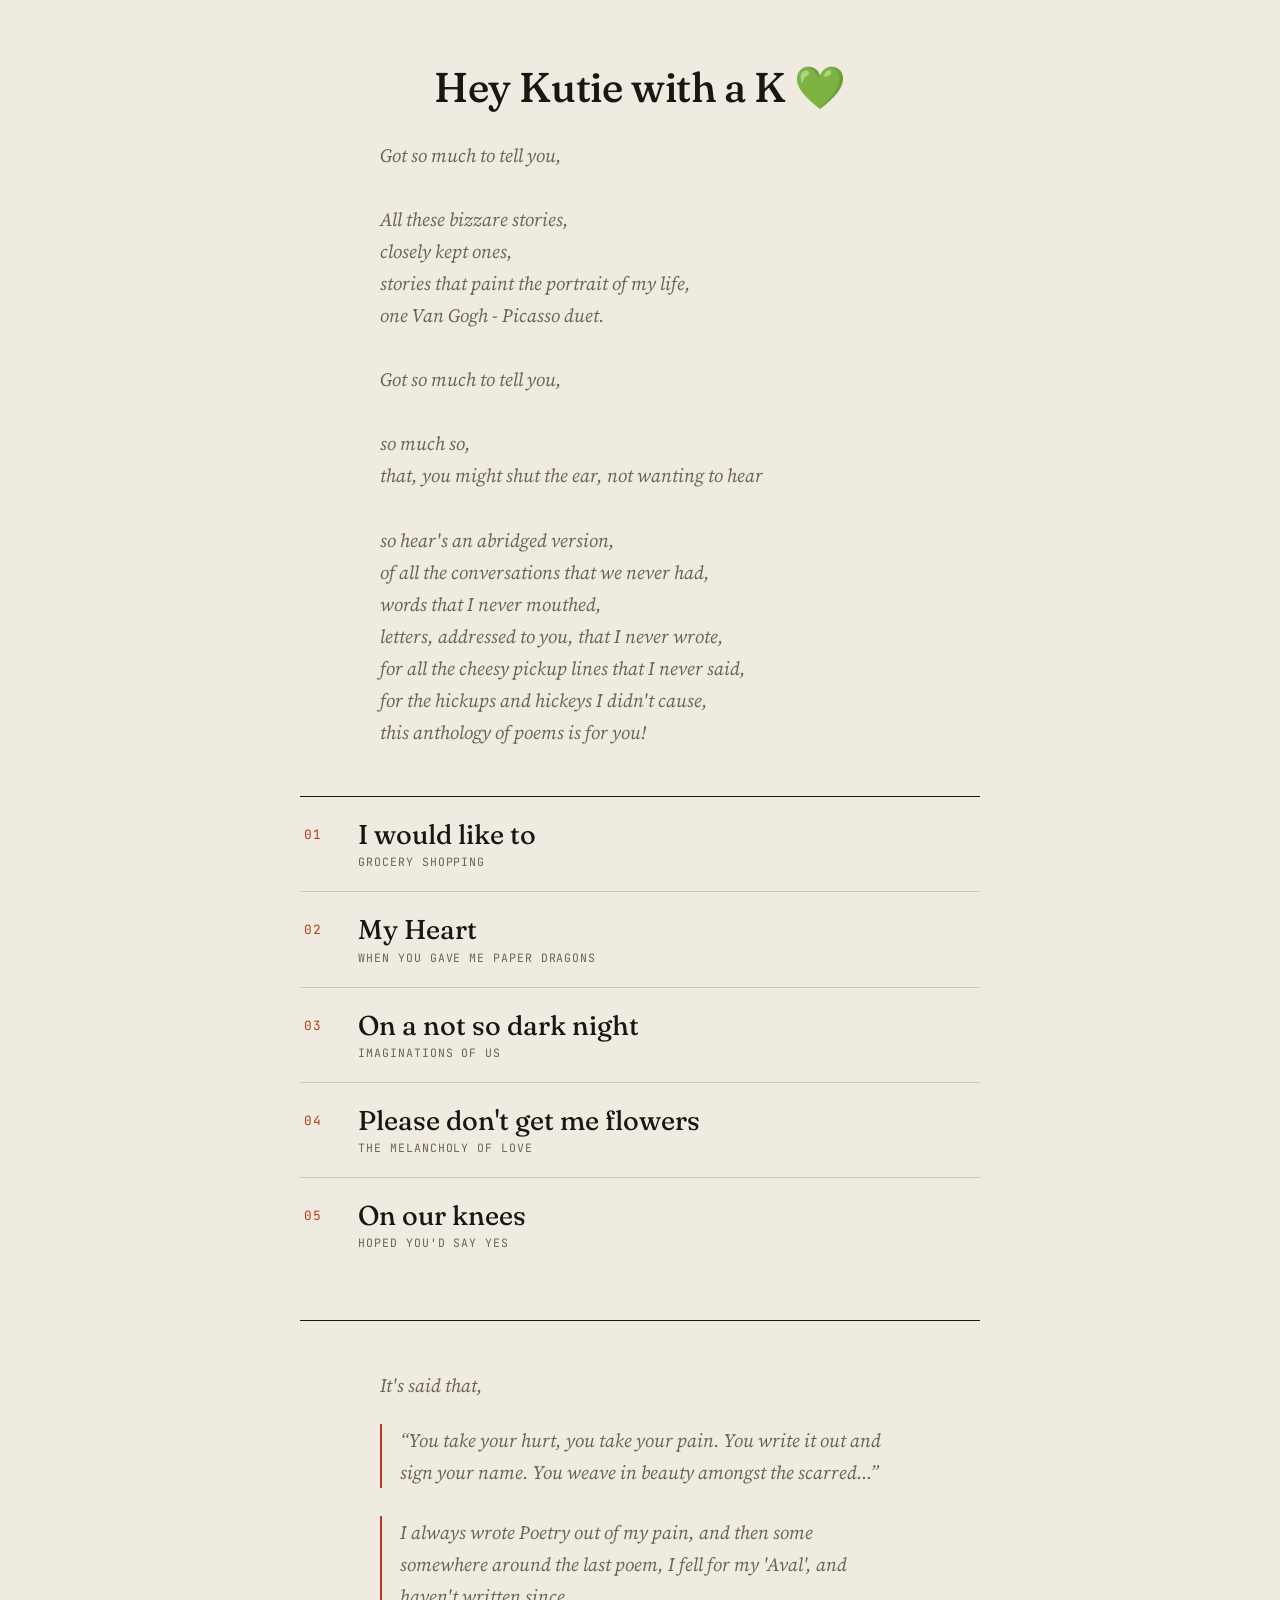
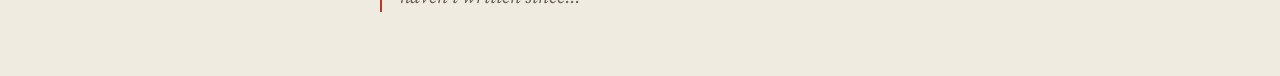
<file: index.html>
<!doctype html>
<html lang="en">
    <head>
        <meta charset="utf-8" />
        <meta name="viewport" content="width=device-width, initial-scale=1" />
        <meta name="robots" content="noindex, nofollow" />
        <title>To girl I love most 💚, Happiest of birthdays</title>
        <link rel="stylesheet" href="styles.css?v=2" />
    </head>
    <body>
        <main class="view home">
            <h1 class="title">Hey Kutie with a K 💚</h1>

            <!-- TEXT BEFORE THE LINKS -->
            <div class="intro">
                <p class="intro-verse">Got so much to tell you,

All these bizzare stories,
closely kept ones,
stories that paint the portrait of my life,
one Van Gogh - Picasso duet.

Got so much to tell you,

so much so,
that, you might shut the ear, not wanting to hear

so hear's an abridged version,
of all the conversations that we never had,
words that I never mouthed,
letters, addressed to you, that I never wrote,
for all the cheesy pickup lines that I never said,
for the hickups and hickeys I didn't cause,
this anthology of poems is for you!</p>
            </div>

            <ul class="poem-list">
                <li>
                    <a class="poem-link" href="poems/poem-1.html">
                        <span class="name">I would like to</span>
                        <span class="blurb">Grocery shopping</span>
                    </a>
                </li>
                <li>
                    <a class="poem-link" href="poems/poem-2.html">
                        <span class="name">My Heart</span>
                        <span class="blurb">when you gave me paper dragons</span>
                    </a>
                </li>
                <li>
                    <a class="poem-link" href="poems/poem-3.html">
                        <span class="name">On a not so dark night</span>
                        <span class="blurb">Imaginations of us</span>
                    </a>
                </li>
                <li>
                    <a class="poem-link" href="poems/poem-4.html">
                        <span class="name">Please don't get me flowers</span>
                        <span class="blurb">The melancholy of love</span>
                    </a>
                </li>
                <li>
                    <a class="poem-link" href="poems/poem-5.html">
                        <span class="name">On our knees</span>
                        <span class="blurb">Hoped you'd say yes</span>
                    </a>
                </li>
            </ul>

            <hr class="divider" />

            <div class="outro">
                <p class="said">It's said that,</p>
                <blockquote class="quote-block">
                    &ldquo;You take your hurt, you take your pain. You write it out and sign your name. You weave in beauty amongst the scarred&hellip;&rdquo;
                </blockquote>
                <blockquote class="quote-block quote-block--second">
                    I always wrote Poetry out of my pain, and then some somewhere around the last poem, I fell for my 'Aval', and haven't written since...
                </blockquote>
            </div>
        </main>
    </body>
</html>
</file>
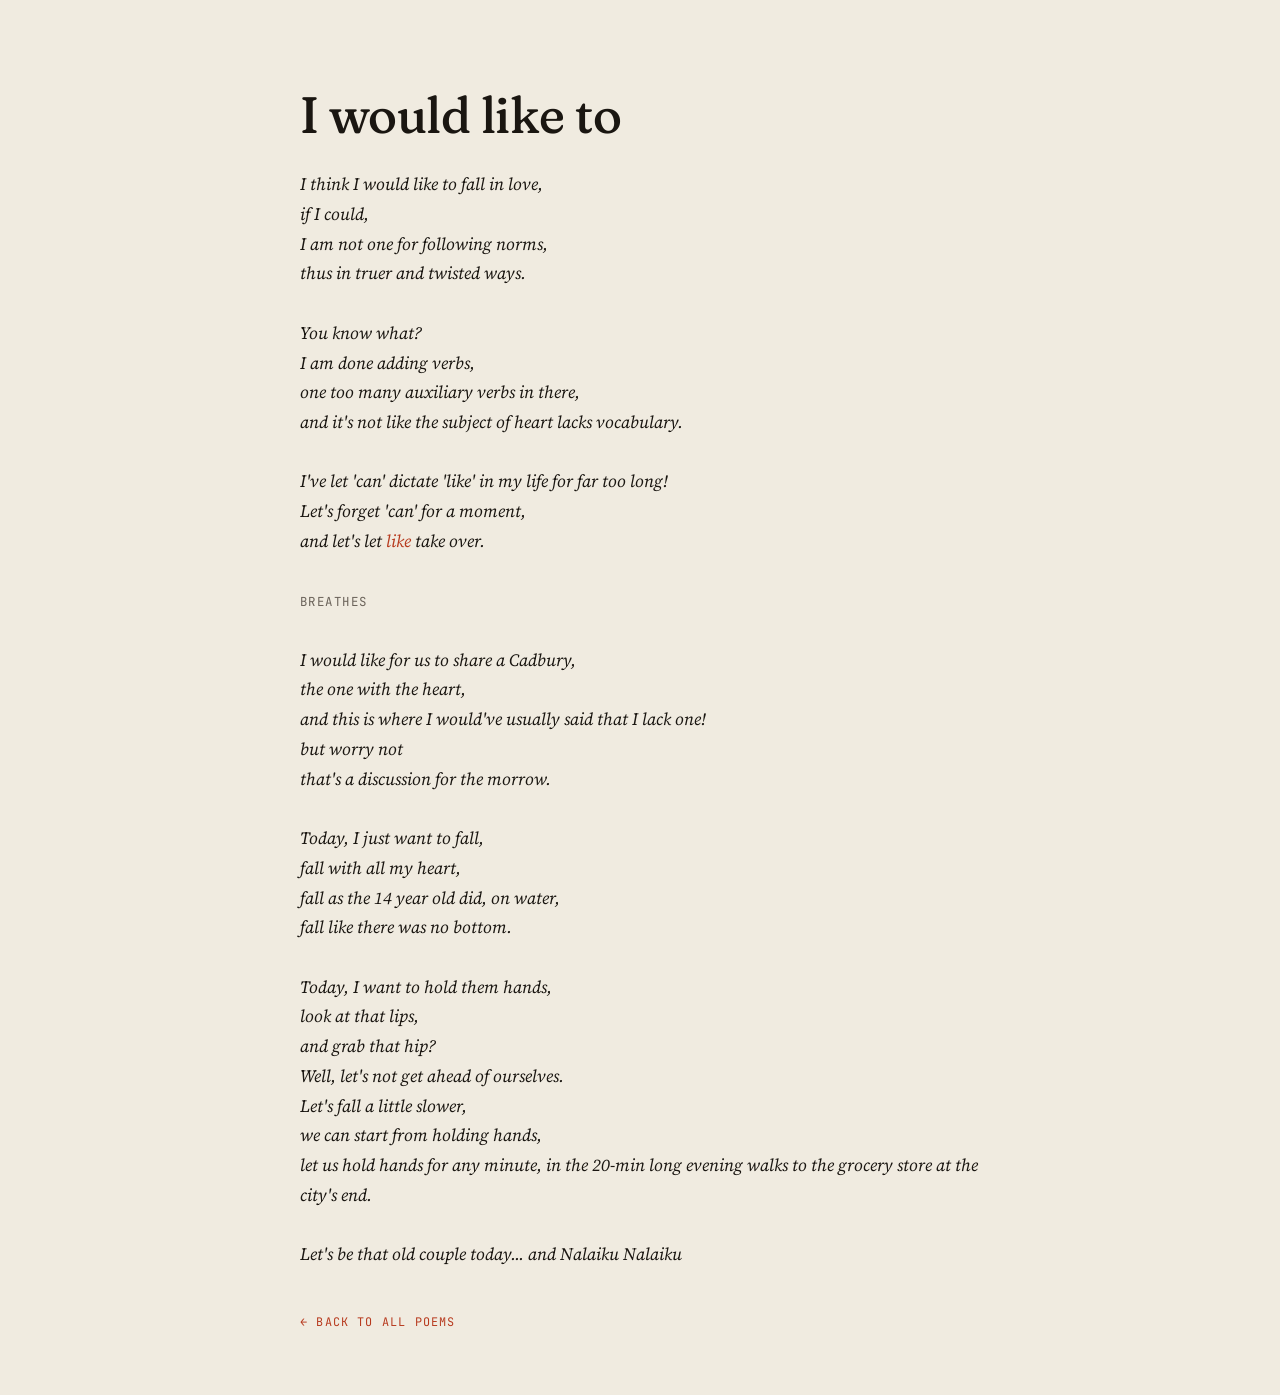
<file: poems/poem-1.html>
<!doctype html>
<html lang="en">
    <head>
        <meta charset="utf-8" />
        <meta name="viewport" content="width=device-width, initial-scale=1" />
        <meta name="robots" content="noindex, nofollow" />
        <title>I would like to</title>
        <link rel="stylesheet" href="../styles.css?v=2" />
    </head>
    <body>
        <main class="view poem-page">
            <article class="card">
                <h1 class="poem-title">I would like to</h1>

                <p class="poem poem-italic">I think I would like to fall in love,
if I could,
I am not one for following norms,
thus in truer and twisted ways.

You know what?
I am done adding verbs,
one too many auxiliary verbs in there,
and it's not like the subject of heart lacks vocabulary.

I've let 'can' dictate 'like' in my life for far too long!
Let's forget 'can' for a moment,
and let's let <span class="emph">like</span> take over.

<span class="stage">breathes</span>

I would like for us to share a Cadbury,
the one with the heart,
and this is where I would've usually said that I lack one!
but worry not
that's a discussion for the morrow.

Today, I just want to fall,
fall with all my heart,
fall as the 14 year old did, on water,
fall like there was no bottom.

Today, I want to hold them hands,
look at that lips,
and grab that hip?
Well, let's not get ahead of ourselves.
Let's fall a little slower,
we can start from holding hands,
let us hold hands for any minute, in the 20-min long evening walks to the grocery store at the city's end.

Let's be that old couple today... and Nalaiku Nalaiku</p>
            </article>

            <a class="back" href="../index.html">&larr; back to all poems</a>
        </main>
    </body>
</html>
</file>
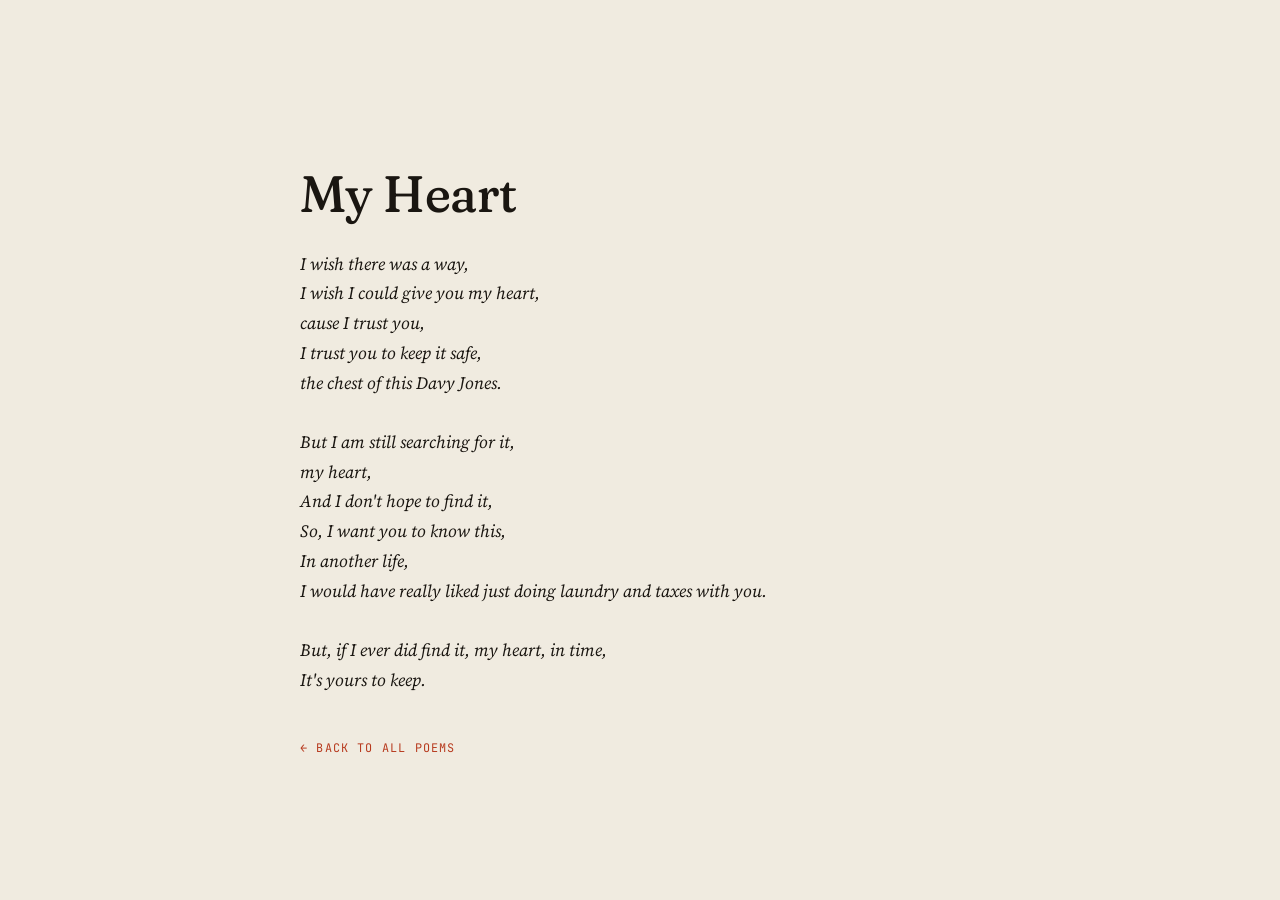
<file: poems/poem-2.html>
<!doctype html>
<html lang="en">
    <head>
        <meta charset="utf-8" />
        <meta name="viewport" content="width=device-width, initial-scale=1" />
        <meta name="robots" content="noindex, nofollow" />
        <title>My Heart</title>
        <link rel="stylesheet" href="../styles.css?v=2" />
    </head>
    <body>
        <main class="view poem-page">
            <article class="card">
                <h1 class="poem-title">My Heart</h1>

                <p class="poem poem-italic">I wish there was a way,
I wish I could give you my heart,
cause I trust you,
I trust you to keep it safe,
the chest of this Davy Jones.

But I am still searching for it,
my heart,
And I don't hope to find it,
So, I want you to know this,
In another life,
I would have really liked just doing laundry and taxes with you.

But, if I ever did find it, my heart, in time,
It's yours to keep.</p>
            </article>

            <a class="back" href="../index.html">&larr; back to all poems</a>
        </main>
    </body>
</html>
</file>
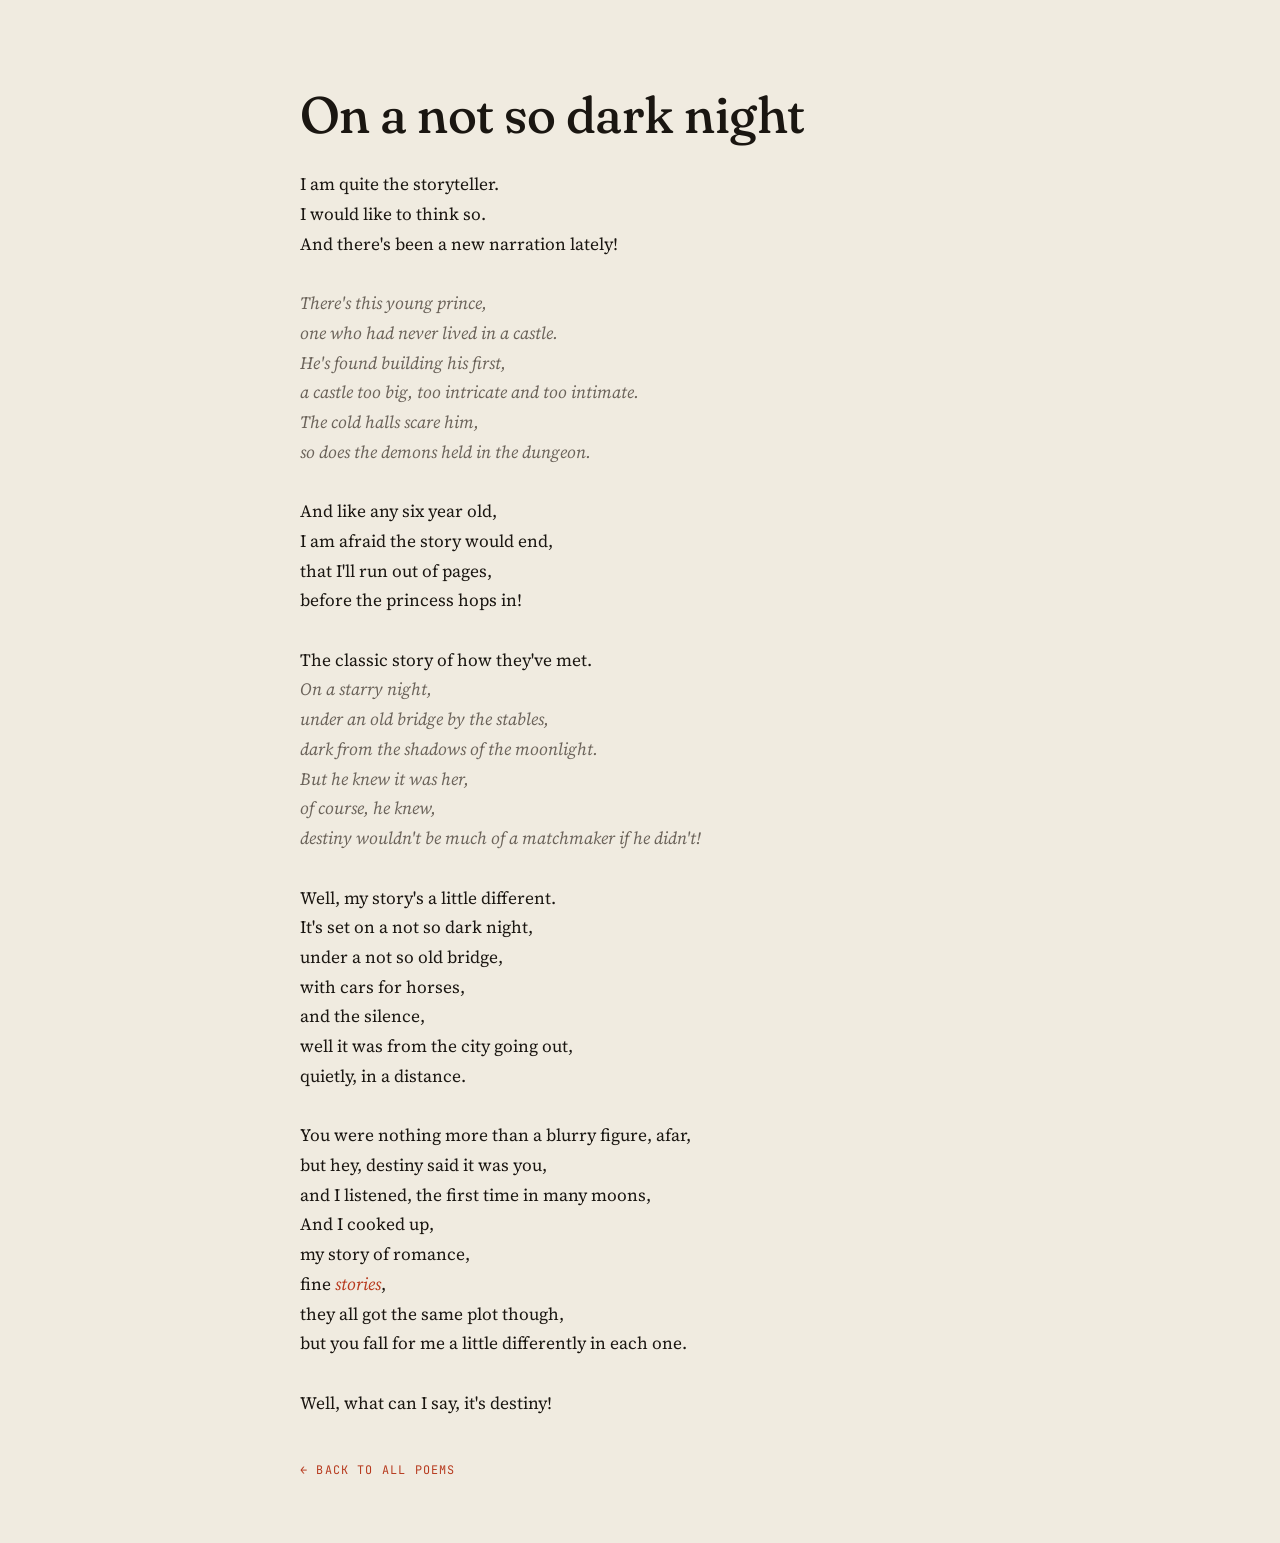
<file: poems/poem-3.html>
<!doctype html>
<html lang="en">
    <head>
        <meta charset="utf-8" />
        <meta name="viewport" content="width=device-width, initial-scale=1" />
        <meta name="robots" content="noindex, nofollow" />
        <title>On a not so dark night</title>
        <link rel="stylesheet" href="../styles.css?v=2" />
    </head>
    <body>
        <main class="view poem-page">
            <article class="card">
                <h1 class="poem-title">On a not so dark night</h1>

                <p class="poem">I am quite the storyteller.
I would like to think so.
And there's been a new narration lately!

<span class="tale">There's this young prince,
one who had never lived in a castle.
He's found building his first,
a castle too big, too intricate and too intimate.
The cold halls scare him,
so does the demons held in the dungeon.</span>

And like any six year old,
I am afraid the story would end,
that I'll run out of pages,
before the princess hops in!

The classic story of how they've met.
<span class="tale">On a starry night,
under an old bridge by the stables,
dark from the shadows of the moonlight.
But he knew it was her,
of course, he knew,
destiny wouldn't be much of a matchmaker if he didn't!</span>

Well, my story's a little different.
It's set on a not so dark night,
under a not so old bridge,
with cars for horses,
and the silence,
well it was from the city going out,
quietly, in a distance.

You were nothing more than a blurry figure, afar,
but hey, destiny said it was you,
and I listened, the first time in many moons,
And I cooked up,
my story of romance,
fine <span class="emph">stories</span>,
they all got the same plot though,
but you fall for me a little differently in each one.

Well, what can I say, it's destiny!</p>
            </article>

            <a class="back" href="../index.html">&larr; back to all poems</a>
        </main>
    </body>
</html>
</file>
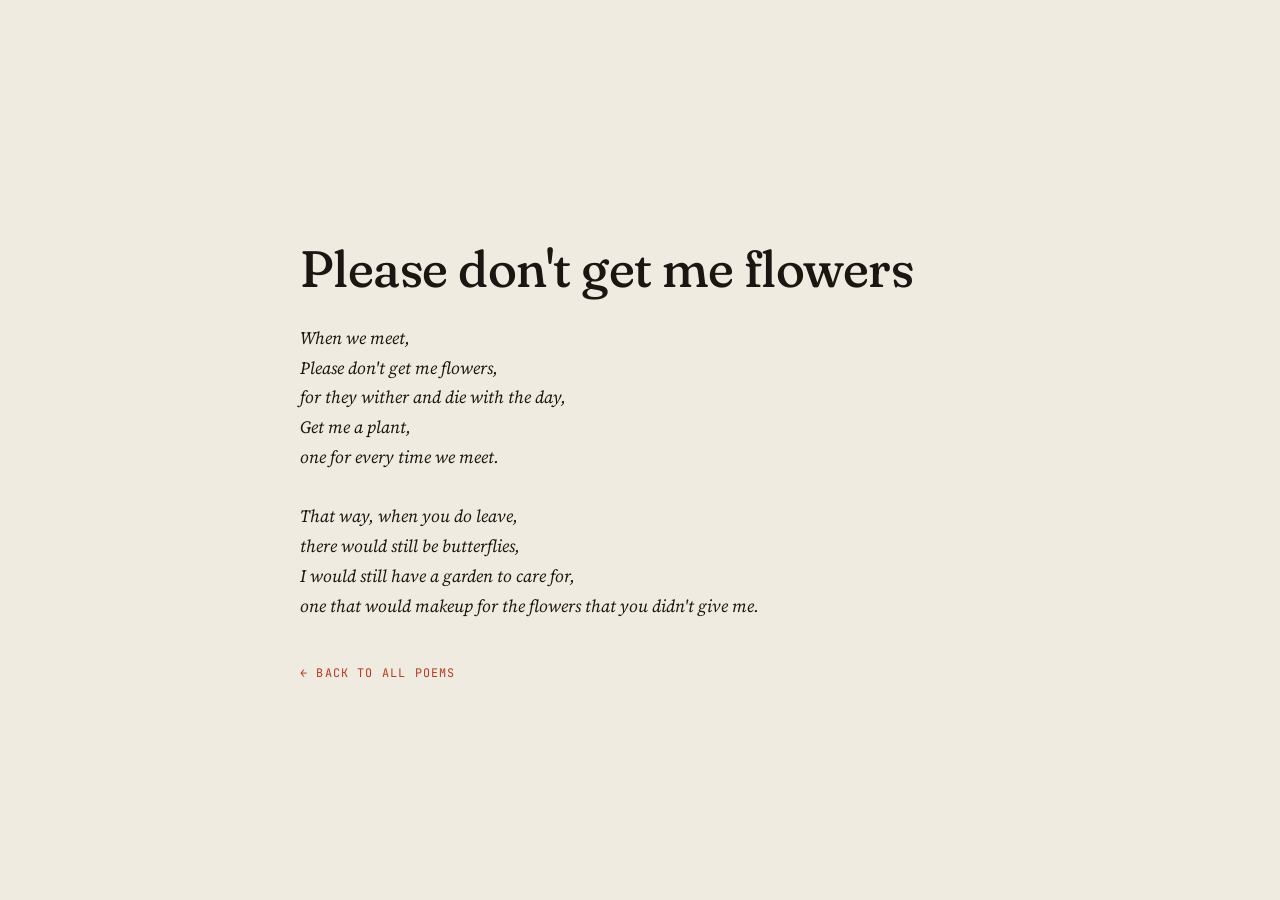
<file: poems/poem-4.html>
<!doctype html>
<html lang="en">
    <head>
        <meta charset="utf-8" />
        <meta name="viewport" content="width=device-width, initial-scale=1" />
        <meta name="robots" content="noindex, nofollow" />
        <title>Please don't get me flowers</title>
        <link rel="stylesheet" href="../styles.css?v=2" />
    </head>
    <body>
        <main class="view poem-page">
            <article class="card">
                <h1 class="poem-title">Please don't get me flowers</h1>

                <p class="poem poem-italic">When we meet,
Please don't get me flowers,
for they wither and die with the day,
Get me a plant,
one for every time we meet.

That way, when you do leave,
there would still be butterflies,
I would still have a garden to care for,
one that would makeup for the flowers that you didn't give me.</p>
            </article>

            <a class="back" href="../index.html">&larr; back to all poems</a>
        </main>
    </body>
</html>
</file>
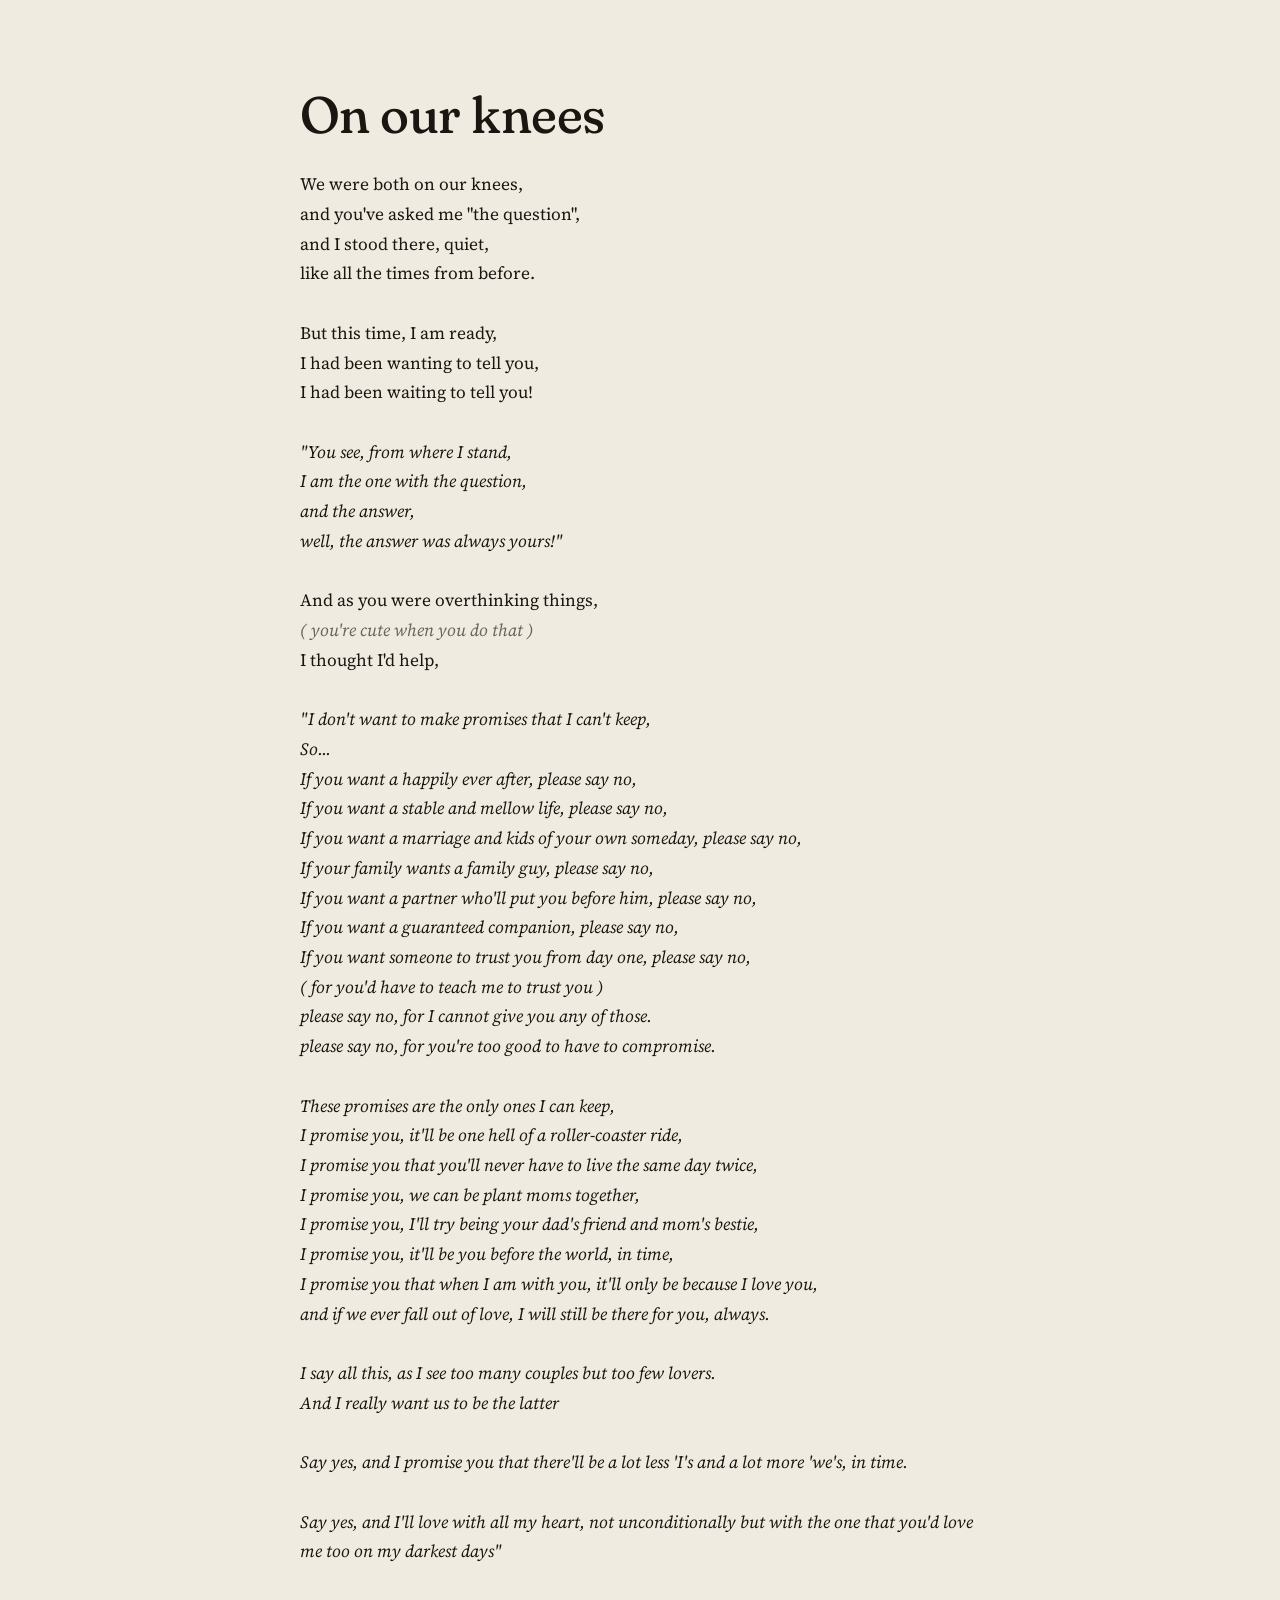
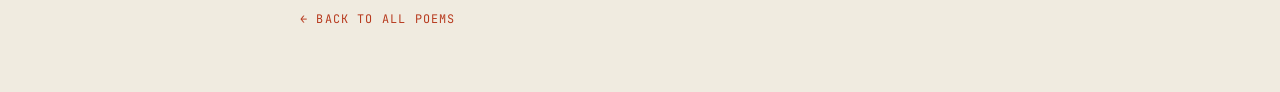
<file: poems/poem-5.html>
<!doctype html>
<html lang="en">
    <head>
        <meta charset="utf-8" />
        <meta name="viewport" content="width=device-width, initial-scale=1" />
        <meta name="robots" content="noindex, nofollow" />
        <title>On our knees</title>
        <link rel="stylesheet" href="../styles.css?v=2" />
    </head>
    <body>
        <main class="view poem-page">
            <article class="card">
                <h1 class="poem-title">On our knees</h1>

                <p class="poem">We were both on our knees,
and you've asked me "the question",
and I stood there, quiet,
like all the times from before.

But this time, I am ready,
I had been wanting to tell you,
I had been waiting to tell you!

<span class="quote">"You see, from where I stand,
I am the one with the question,
and the answer,
well, the answer was always yours!"</span>

And as you were overthinking things,
<span class="tale">( you're cute when you do that )</span>
I thought I'd help,

<span class="quote">"I don't want to make promises that I can't keep,
So...
If you want a happily ever after, please say no,
If you want a stable and mellow life, please say no,
If you want a marriage and kids of your own someday, please say no,
If your family wants a family guy, please say no,
If you want a partner who'll put you before him, please say no,
If you want a guaranteed companion, please say no,
If you want someone to trust you from day one, please say no,
( for you'd have to teach me to trust you )
please say no, for I cannot give you any of those.
please say no, for you're too good to have to compromise.

These promises are the only ones I can keep,
I promise you, it'll be one hell of a roller-coaster ride,
I promise you that you'll never have to live the same day twice,
I promise you, we can be plant moms together,
I promise you, I'll try being your dad's friend and mom's bestie,
I promise you, it'll be you before the world, in time,
I promise you that when I am with you, it'll only be because I love you,
and if we ever fall out of love, I will still be there for you, always.

I say all this, as I see too many couples but too few lovers.
And I really want us to be the latter

Say yes, and I promise you that there'll be a lot less 'I's and a lot more 'we's, in time.

Say yes, and I'll love with all my heart, not unconditionally but with the one that you'd love me too on my darkest days"</span></p>
            </article>

            <a class="back" href="../index.html">&larr; back to all poems</a>
        </main>
    </body>
</html>
</file>
<file: styles.css>
@import url("https://fonts.googleapis.com/css2?family=Fraunces:ital,opsz,wght,SOFT@0,9..144,300..700,0..100;1,9..144,300..700,0..100&family=Source+Serif+4:ital,opsz,wght@0,8..60,400..600;1,8..60,400..600&family=JetBrains+Mono:wght@400;500&display=swap");

:root {
  --paper: #f0ebe0;
  --ink: #1a1611;
  --vermilion: #b73a1e;
  --soft: #6b635a;
  --card: #f6f2e9;
  --rule: rgba(26, 22, 17, 0.16);

  --display: "Fraunces", Georgia, serif;
  --body: "Source Serif 4", Georgia, serif;
  --mono: "JetBrains Mono", ui-monospace, monospace;
}

* { box-sizing: border-box; }

html, body {
  margin: 0;
  padding: 0;
  background: var(--paper);
  color: var(--ink);
  font-family: var(--body);
  -webkit-font-smoothing: antialiased;
}

body {
  min-height: 100dvh;
  display: grid;
  place-items: center;
  padding: 64px 22px;
}

.view {
  width: 100%;
  max-width: 680px;
  margin: 0 auto;
}

/* ---------- home ---------- */

.home { text-align: center; }

.title {
  font-family: var(--display);
  font-optical-sizing: auto;
  font-variation-settings: "SOFT" 60, "wght" 480;
  font-size: clamp(1.7rem, 4.5vw, 2.6rem);
  line-height: 1.12;
  letter-spacing: -0.01em;
  margin: 0 0 28px;
}

.intro,
.outro {
  color: var(--soft);
  line-height: 1.7;
  font-size: clamp(1.05rem, 2.4vw, 1.18rem);
  max-width: 52ch;
  margin: 0 auto;
}

.intro { margin-bottom: 48px; }

.outro {
  margin-top: 48px;
  font-style: italic;
}

.intro p,
.outro p { margin: 0 0 14px; }

.intro-verse {
  white-space: pre-wrap;
  font-style: italic;
  text-align: left;
  margin: 0;
}

.poem-list {
  list-style: none;
  margin: 0;
  padding: 0;
  counter-reset: poem;
  text-align: left;
  border-top: 1px solid var(--ink);
}

.poem-list li { counter-increment: poem; }

.poem-list li:last-child .poem-link { border-bottom: 0; }

.poem-link {
  display: grid;
  grid-template-columns: 2.4rem 1fr;
  align-items: baseline;
  gap: 0 1rem;
  padding: 22px 8px 22px 4px;
  text-decoration: none;
  color: var(--ink);
  border-bottom: 1px solid var(--rule);
  transition: background 0.18s ease, padding-left 0.18s ease;
}

.poem-link::before {
  content: counter(poem, decimal-leading-zero);
  font-family: var(--mono);
  font-size: 0.8rem;
  color: var(--vermilion);
  letter-spacing: 0.04em;
  align-self: center;
}

.poem-link:hover {
  background: var(--card);
  padding-left: 14px;
}

.poem-link:focus-visible {
  outline: 2px solid var(--vermilion);
  outline-offset: -2px;
}

.poem-link .name {
  font-family: var(--display);
  font-optical-sizing: auto;
  font-variation-settings: "SOFT" 50, "wght" 440;
  font-size: clamp(1.3rem, 3.4vw, 1.7rem);
  line-height: 1.15;
}

.poem-link .blurb {
  grid-column: 2;
  margin-top: 4px;
  font-family: var(--mono);
  font-size: 0.72rem;
  text-transform: uppercase;
  letter-spacing: 0.08em;
  color: var(--soft);
}

.divider {
  width: 100%;
  height: 0;
  border: 0;
  border-top: 1px solid var(--ink);
  margin: 48px 0;
}

/* ---------- poem page ---------- */

.said { text-align: left; }

.quote-block {
  margin: 22px 0 0;
  padding-left: 18px;
  border-left: 2px solid var(--vermilion);
  font-style: italic;
  text-align: left;
}

.quote-block--second { margin-top: 28px; }

.quote-personal {
  margin: 40px auto 0;
  font-style: normal;
  color: var(--ink);
  text-align: center;
  max-width: 52ch;
  line-height: 1.6;
  font-size: clamp(0.92rem, 2vw, 1.05rem);
}

.quote-block cite {
  display: block;
  margin-top: 10px;
  font-family: var(--mono);
  font-style: normal;
  font-size: 0.72rem;
  text-transform: uppercase;
  letter-spacing: 0.08em;
  color: var(--vermilion);
}

.poem-page { text-align: left; }

.poem-title {
  font-family: var(--display);
  font-optical-sizing: auto;
  font-variation-settings: "SOFT" 70, "wght" 460;
  font-size: clamp(2rem, 6vw, 3.2rem);
  line-height: 1.06;
  letter-spacing: -0.01em;
  margin: 0 0 14px;
  text-align: left;
}

.poem-title + .poem::before,
.poem-page .card .poem::before {
  content: "";
}

.poem-page .card {
  background: transparent;
  padding: clamp(8px, 3vw, 24px) 0 0;
}

.poem {
  font-family: var(--body);
  font-size: clamp(0.95rem, 2.1vw, 1.08rem);
  line-height: 1.72;
  white-space: pre-wrap;
  margin: 28px 0 0;
  text-align: left;
}

.poem-italic { font-style: italic; }

.emph {
  font-style: italic;
  color: var(--vermilion);
}

.stage {
  font-family: var(--mono);
  font-style: normal;
  text-transform: uppercase;
  letter-spacing: 0.12em;
  color: var(--soft);
  font-size: 0.72em;
}

.tale {
  font-style: italic;
  color: var(--soft);
}

.quote { font-style: italic; }

.poem-note {
  margin: 32px 0 0;
  padding-top: 22px;
  border-top: 1px solid var(--rule);
  color: var(--soft);
  font-style: italic;
  font-size: 0.98rem;
}

.back {
  display: inline-block;
  margin-top: 44px;
  font-family: var(--mono);
  font-size: 0.74rem;
  text-transform: uppercase;
  letter-spacing: 0.1em;
  color: var(--vermilion);
  text-decoration: none;
}

.back:hover { text-decoration: underline; }

.back:focus-visible {
  outline: 2px solid var(--vermilion);
  outline-offset: 4px;
}

@media (prefers-reduced-motion: reduce) {
  .poem-link { transition: none; }
}
</file>
